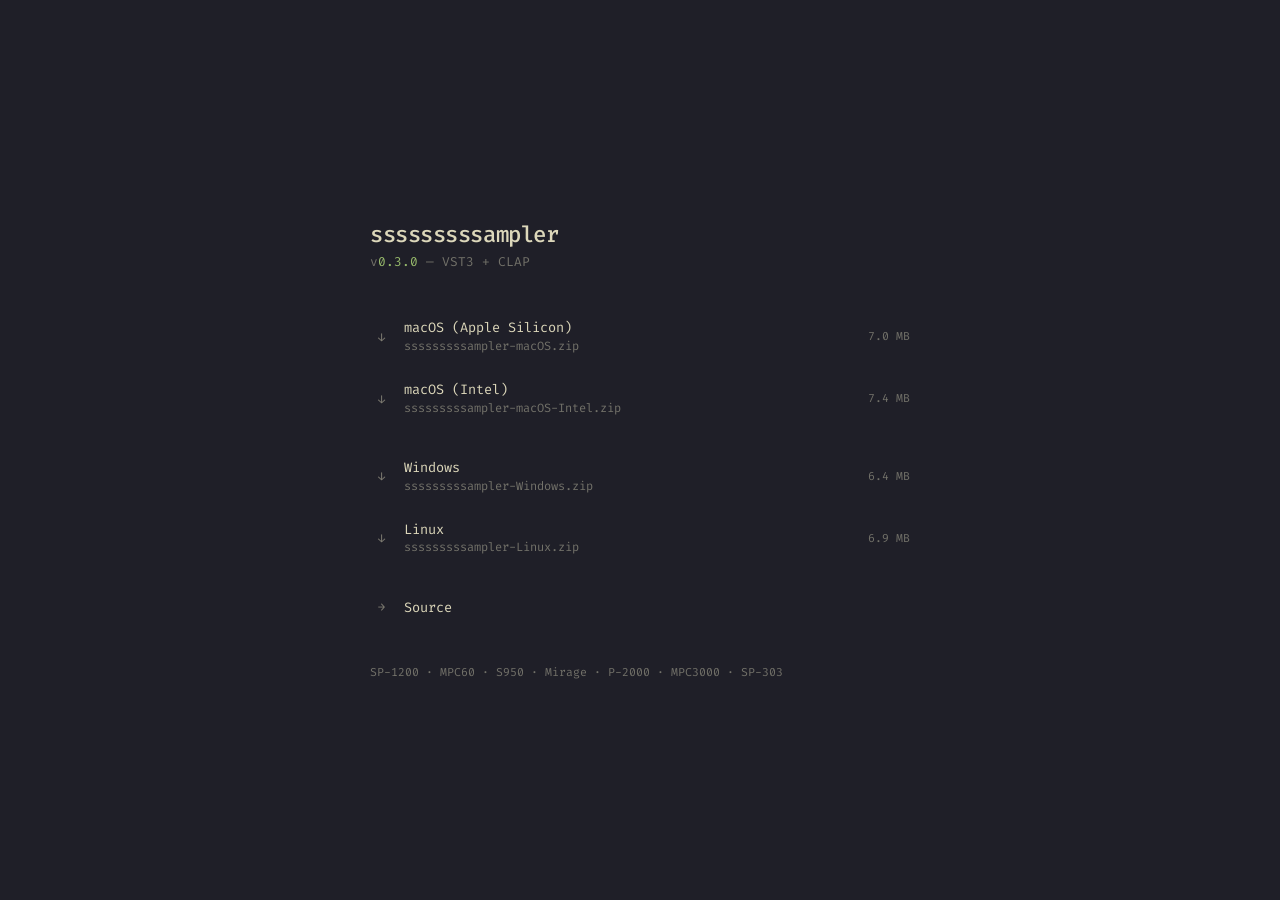
<file: site/index.html>
<!DOCTYPE html>
<html lang="en">
<head>
  <meta charset="UTF-8">
  <meta name="viewport" content="width=device-width, initial-scale=1.0">
  <title>sssssssssampler</title>
  <link rel="preconnect" href="https://fonts.googleapis.com">
  <link href="https://fonts.googleapis.com/css2?family=Fira+Code:wght@300;400;500&display=swap" rel="stylesheet">
  <style>
    :root {
      --bg:       #1f1f28;
      --bg2:      #2a2a37;
      --fg:       #dcd7ba;
      --fg-dim:   #727169;
      --blue:     #7e9cd8;
      --green:    #98bb6c;
      --red:      #e46876;
      --orange:   #ffa066;
      --purple:   #957fb8;
      --yellow:   #c0a36e;
      --border:   #363646;
    }

    * { box-sizing: border-box; margin: 0; padding: 0; }

    body {
      background: var(--bg);
      color: var(--fg);
      font-family: 'Fira Code', monospace;
      min-height: 100vh;
      display: flex;
      align-items: center;
      justify-content: center;
      padding: 2rem;
    }

    main {
      width: 100%;
      max-width: 540px;
    }

    .title {
      font-size: clamp(1.1rem, 4vw, 1.4rem);
      font-weight: 500;
      letter-spacing: -0.02em;
      color: var(--fg);
      margin-bottom: 0.25rem;
    }

    .version {
      font-size: 0.8rem;
      color: var(--fg-dim);
      margin-bottom: 2.5rem;
    }

    .version span {
      color: var(--green);
    }

    .links {
      display: flex;
      flex-direction: column;
      gap: 0.5rem;
    }

    a {
      display: flex;
      align-items: center;
      gap: 0.75rem;
      padding: 0.6rem 0;
      color: var(--fg);
      text-decoration: none;
      font-size: 0.85rem;
      transition: opacity 0.15s;
    }

    a:hover {
      opacity: 0.7;
    }

    .icon {
      font-size: 0.75rem;
      width: 1.4rem;
      text-align: center;
      flex-shrink: 0;
      opacity: 0.5;
    }

    .label { flex: 1; }
    .label small { color: var(--fg-dim); font-size: 0.75rem; display: block; margin-top: 0.1rem; }

    .size {
      color: var(--fg-dim);
      font-size: 0.72rem;
    }

    .divider {
      border: none;
      margin: 0.25rem 0;
    }

    footer {
      margin-top: 2.5rem;
      font-size: 0.72rem;
      color: var(--fg-dim);
    }

    footer a {
      display: inline;
      padding: 0;
      color: var(--blue);
      font-size: inherit;
    }

    footer a:hover {
      text-decoration: underline;
    }
  </style>
</head>
<body>
  <main>
    <div class="title">sssssssssampler</div>
    <div class="version">v<span>0.3.0</span> &mdash; VST3 + CLAP</div>

    <div class="links">

      <a class="mac" href="https://github.com/lvmh/sssssssssampler/releases/download/v0.3.0/sssssssssampler-macOS.zip">
        <span class="icon">↓</span>
        <span class="label">
          macOS (Apple Silicon)
          <small>sssssssssampler-macOS.zip</small>
        </span>
        <span class="size">7.0 MB</span>
      </a>

      <a class="intel" href="https://github.com/lvmh/sssssssssampler/releases/download/v0.3.0/sssssssssampler-macOS-Intel.zip">
        <span class="icon">↓</span>
        <span class="label">
          macOS (Intel)
          <small>sssssssssampler-macOS-Intel.zip</small>
        </span>
        <span class="size">7.4 MB</span>
      </a>

      <hr class="divider">

      <a class="win" href="https://github.com/lvmh/sssssssssampler/releases/download/v0.2.6/sssssssssampler-Windows.zip">
        <span class="icon">↓</span>
        <span class="label">
          Windows
          <small>sssssssssampler-Windows.zip</small>
        </span>
        <span class="size">6.4 MB</span>
      </a>

      <a class="linux" href="https://github.com/lvmh/sssssssssampler/releases/download/v0.2.6/sssssssssampler-Linux.zip">
        <span class="icon">↓</span>
        <span class="label">
          Linux
          <small>sssssssssampler-Linux.zip</small>
        </span>
        <span class="size">6.9 MB</span>
      </a>

      <hr class="divider">

      <a class="source" href="https://github.com/lvmh/sssssssssampler">
        <span class="icon">→</span>
        <span class="label">Source</span>
      </a>

    </div>

    <footer>
      SP-1200 &middot; MPC60 &middot; S950 &middot; Mirage &middot; P-2000 &middot; MPC3000 &middot; SP-303
    </footer>
  </main>
</body>
</html>
</file>
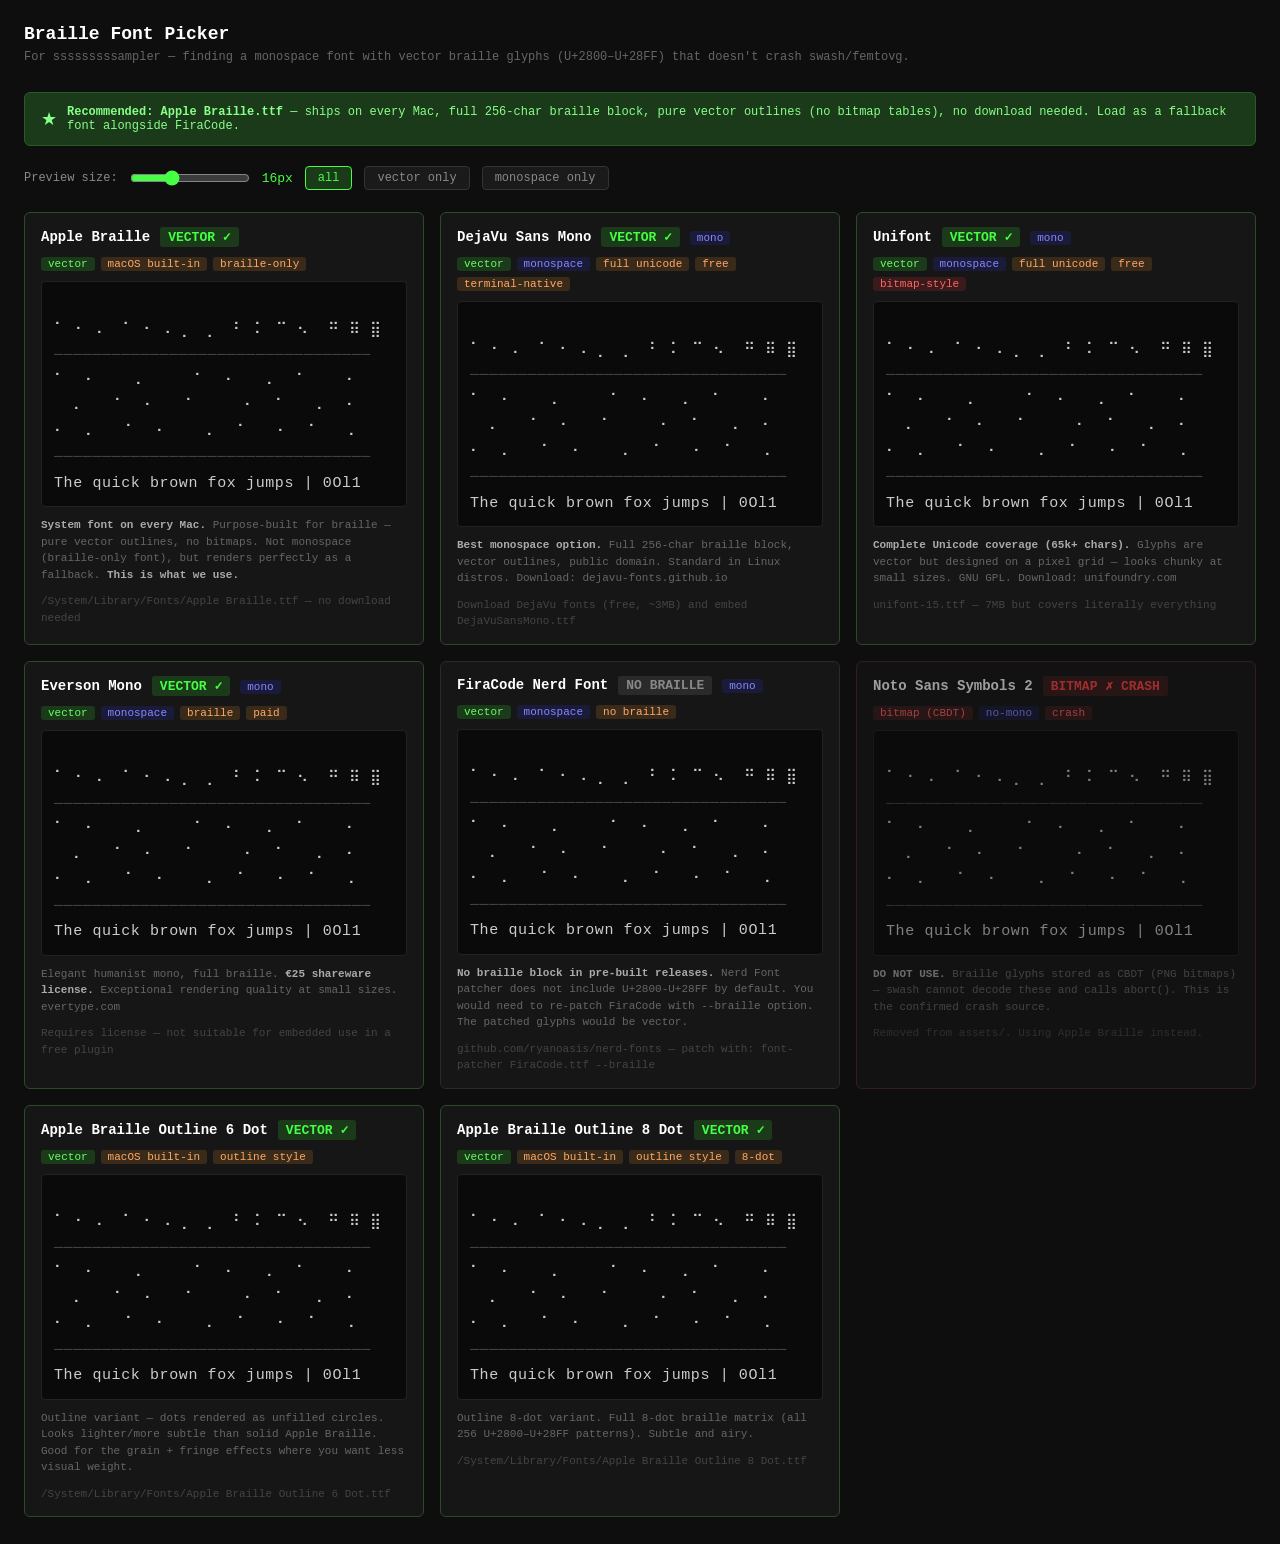
<file: docs/braille-font-picker.html>
<!DOCTYPE html>
<html lang="en">
<head>
<meta charset="UTF-8">
<title>Braille Font Picker — sssssssssampler</title>
<style>
  * { box-sizing: border-box; margin: 0; padding: 0; }
  body { background: #0e0e0e; color: #ccc; font-family: monospace; font-size: 13px; padding: 24px; }
  h1 { color: #fff; font-size: 18px; margin-bottom: 6px; }
  .subtitle { color: #666; margin-bottom: 28px; font-size: 12px; }
  .legend { display: flex; gap: 18px; margin-bottom: 20px; font-size: 11px; }
  .badge { padding: 2px 8px; border-radius: 3px; font-weight: bold; }
  .badge.ok { background: #1a3a1a; color: #4f4; }
  .badge.crash { background: #3a1a1a; color: #f44; }
  .badge.none { background: #2a2a2a; color: #888; }

  .font-grid { display: grid; grid-template-columns: repeat(auto-fill, minmax(340px, 1fr)); gap: 16px; }

  .card {
    background: #161616;
    border: 1px solid #2a2a2a;
    border-radius: 6px;
    padding: 14px 16px;
    display: flex;
    flex-direction: column;
    gap: 10px;
  }
  .card.winner { border-color: #2a4a2a; }
  .card.crash  { border-color: #4a2a2a; opacity: 0.6; }

  .card-header { display: flex; align-items: baseline; gap: 10px; }
  .font-name { color: #fff; font-size: 14px; font-weight: bold; }
  .font-meta { color: #555; font-size: 11px; margin-left: auto; }

  .tags { display: flex; gap: 6px; flex-wrap: wrap; }
  .tag { padding: 1px 7px; border-radius: 3px; font-size: 11px; background: #222; color: #888; }
  .tag.green  { background: #1a3a1a; color: #6f6; }
  .tag.red    { background: #3a1a1a; color: #f66; }
  .tag.blue   { background: #1a1a3a; color: #88f; }
  .tag.orange { background: #3a2a1a; color: #fa6; }

  .preview {
    background: #0a0a0a;
    border: 1px solid #222;
    border-radius: 4px;
    padding: 10px 12px;
    line-height: 1.7;
    font-size: 15px;
    letter-spacing: 0.04em;
    white-space: pre;
    overflow: hidden;
  }
  .preview .dim { color: #444; }

  .note { color: #666; font-size: 11px; line-height: 1.5; }
  .note strong { color: #aaa; }

  .controls { margin-bottom: 22px; display: flex; gap: 12px; align-items: center; flex-wrap: wrap; }
  .controls label { color: #888; font-size: 12px; }
  input[type=range] { accent-color: #4f4; width: 120px; }
  .size-val { color: #4f4; min-width: 30px; }
  .filter-btn {
    padding: 4px 12px; border-radius: 4px; border: 1px solid #333;
    background: #1a1a1a; color: #888; cursor: pointer; font-family: monospace; font-size: 12px;
  }
  .filter-btn.active { border-color: #4f4; color: #4f4; background: #1a3a1a; }

  .section-header { color: #666; font-size: 11px; text-transform: uppercase; letter-spacing: 0.1em;
                    margin: 24px 0 10px; border-bottom: 1px solid #222; padding-bottom: 6px; }

  .winner-callout {
    background: #1a3a1a; border: 1px solid #2a5a2a; border-radius: 6px;
    padding: 12px 16px; margin-bottom: 20px; font-size: 12px; color: #8f8;
    display: flex; align-items: center; gap: 10px;
  }
  .winner-callout .arrow { font-size: 18px; }
</style>
</head>
<body>

<h1>Braille Font Picker</h1>
<p class="subtitle">For sssssssssampler — finding a monospace font with vector braille glyphs (U+2800–U+28FF) that doesn't crash swash/femtovg.</p>

<div class="winner-callout">
  <span class="arrow">★</span>
  <span><strong>Recommended: Apple Braille.ttf</strong> — ships on every Mac, full 256-char braille block, pure vector outlines (no bitmap tables), no download needed. Load as a fallback font alongside FiraCode.</span>
</div>

<div class="controls">
  <label>Preview size:</label>
  <input type="range" id="sizeSlider" min="10" max="28" value="16">
  <span class="size-val" id="sizeVal">16px</span>
  <button class="filter-btn active" data-filter="all" onclick="setFilter('all', this)">all</button>
  <button class="filter-btn" data-filter="ok" onclick="setFilter('ok', this)">vector only</button>
  <button class="filter-btn" data-filter="mono" onclick="setFilter('mono', this)">monospace only</button>
</div>

<div class="font-grid" id="grid"></div>

<script>
// The actual braille characters we use in the effects
const SINGLE_DOTS = '⠁⠂⠄⠈⠐⠠⡀⢀';
const TWO_DOTS    = '⠃⠅⠉⠢⡁⢁⠆⠊';
const MULTI_DOTS  = '⠛⠿⡷⢿⣿⠻⡻⢻';
const SAMPLE_LINE = '⠁ ⠂ ⠄ ⠈ ⠐ ⠠ ⡀ ⢀  ⠃ ⠅ ⠉ ⠢  ⠛ ⠿ ⣿';
const ART_SAMPLE  = '⠁  ⠂    ⠄     ⠁  ⠂   ⠄  ⠁    ⠂\n  ⠄   ⠁  ⠂   ⠁     ⠂  ⠁   ⠄  ⠂\n⠂  ⠄   ⠁  ⠂    ⠄  ⠁   ⠂  ⠁   ⠄';

const fonts = [
  {
    name: 'Apple Braille',
    css: '"Apple Braille"',
    status: 'ok',
    mono: false,
    tags: ['vector', 'macOS built-in', 'braille-only'],
    note: '<strong>System font on every Mac.</strong> Purpose-built for braille — pure vector outlines, no bitmaps. Not monospace (braille-only font), but renders perfectly as a fallback. <strong>This is what we use.</strong>',
    extra: '/System/Library/Fonts/Apple Braille.ttf — no download needed',
  },
  {
    name: 'DejaVu Sans Mono',
    css: '"DejaVu Sans Mono", monospace',
    status: 'ok',
    mono: true,
    tags: ['vector', 'monospace', 'full unicode', 'free', 'terminal-native'],
    note: '<strong>Best monospace option.</strong> Full 256-char braille block, vector outlines, public domain. Standard in Linux distros. Download: dejavu-fonts.github.io',
    extra: 'Download DejaVu fonts (free, ~3MB) and embed DejaVuSansMono.ttf',
  },
  {
    name: 'Unifont',
    css: '"Unifont", monospace',
    status: 'ok',
    mono: true,
    tags: ['vector', 'monospace', 'full unicode', 'free', 'bitmap-style'],
    note: '<strong>Complete Unicode coverage (65k+ chars).</strong> Glyphs are vector but designed on a pixel grid — looks chunky at small sizes. GNU GPL. Download: unifoundry.com',
    extra: 'unifont-15.ttf — 7MB but covers literally everything',
  },
  {
    name: 'Everson Mono',
    css: '"Everson Mono", monospace',
    status: 'ok',
    mono: true,
    tags: ['vector', 'monospace', 'braille', 'paid'],
    note: 'Elegant humanist mono, full braille. <strong>€25 shareware license.</strong> Exceptional rendering quality at small sizes. evertype.com',
    extra: 'Requires license — not suitable for embedded use in a free plugin',
  },
  {
    name: 'FiraCode Nerd Font',
    css: '"FiraCode Nerd Font Mono", "FiraCode Nerd Font", monospace',
    status: 'none',
    mono: true,
    tags: ['vector', 'monospace', 'no braille'],
    note: '<strong>No braille block in pre-built releases.</strong> Nerd Font patcher does not include U+2800-U+28FF by default. You would need to re-patch FiraCode with <code>--braille</code> option. The patched glyphs would be vector.',
    extra: 'github.com/ryanoasis/nerd-fonts — patch with: font-patcher FiraCode.ttf --braille',
  },
  {
    name: 'Noto Sans Symbols 2',
    css: '"Noto Sans Symbols 2", sans-serif',
    status: 'crash',
    mono: false,
    tags: ['bitmap (CBDT)', 'no-mono', 'crash'],
    note: '<strong>DO NOT USE.</strong> Braille glyphs stored as CBDT (PNG bitmaps) — swash cannot decode these and calls abort(). This is the confirmed crash source.',
    extra: 'Removed from assets/. Using Apple Braille instead.',
  },
  {
    name: 'Apple Braille Outline 6 Dot',
    css: '"Apple Braille Outline 6 Dot"',
    status: 'ok',
    mono: false,
    tags: ['vector', 'macOS built-in', 'outline style'],
    note: 'Outline variant — dots rendered as unfilled circles. Looks lighter/more subtle than solid Apple Braille. Good for the grain + fringe effects where you want less visual weight.',
    extra: '/System/Library/Fonts/Apple Braille Outline 6 Dot.ttf',
  },
  {
    name: 'Apple Braille Outline 8 Dot',
    css: '"Apple Braille Outline 8 Dot"',
    status: 'ok',
    mono: false,
    tags: ['vector', 'macOS built-in', 'outline style', '8-dot'],
    note: 'Outline 8-dot variant. Full 8-dot braille matrix (all 256 U+2800–U+28FF patterns). Subtle and airy.',
    extra: '/System/Library/Fonts/Apple Braille Outline 8 Dot.ttf',
  },
];

let currentFilter = 'all';

function setFilter(f, btn) {
  currentFilter = f;
  document.querySelectorAll('.filter-btn').forEach(b => b.classList.remove('active'));
  btn.classList.add('active');
  render();
}

document.getElementById('sizeSlider').addEventListener('input', e => {
  document.getElementById('sizeVal').textContent = e.target.value + 'px';
  document.querySelectorAll('.preview').forEach(p => p.style.fontSize = e.target.value + 'px');
});

function statusBadge(s) {
  const map = { ok: ['VECTOR ✓', 'ok'], crash: ['BITMAP ✗ CRASH', 'crash'], none: ['NO BRAILLE', 'none'] };
  const [label, cls] = map[s];
  return `<span class="badge ${cls}">${label}</span>`;
}

function render() {
  const size = document.getElementById('sizeSlider').value;
  const grid = document.getElementById('grid');
  grid.innerHTML = '';
  fonts.filter(f => {
    if (currentFilter === 'ok') return f.status === 'ok';
    if (currentFilter === 'mono') return f.mono;
    return true;
  }).forEach(f => {
    const cls = f.status === 'ok' ? 'winner' : f.status === 'crash' ? 'crash' : '';
    const tags = f.tags.map(t => {
      const col = t.includes('vector') ? 'green' : t.includes('crash') || t.includes('bitmap') ? 'red' : t.includes('monospace') || t.includes('mono') ? 'blue' : 'orange';
      return `<span class="tag ${col}">${t}</span>`;
    }).join('');

    grid.innerHTML += `
    <div class="card ${cls}">
      <div class="card-header">
        <span class="font-name">${f.name}</span>
        ${statusBadge(f.status)}
        ${f.mono ? '<span class="tag blue">mono</span>' : ''}
      </div>
      <div class="tags">${tags}</div>
      <div class="preview" style="font-family: ${f.css}; font-size: ${size}px">
<span>${SAMPLE_LINE}</span>
<span class="dim">─────────────────────────────────</span>
<span>${ART_SAMPLE}</span>
<span class="dim">─────────────────────────────────</span>
<span>The quick brown fox jumps | 0Ol1</span></div>
      <div class="note">${f.note}</div>
      <div class="note" style="color:#444">${f.extra}</div>
    </div>`;
  });
}

render();
</script>
</body>
</html>
</file>
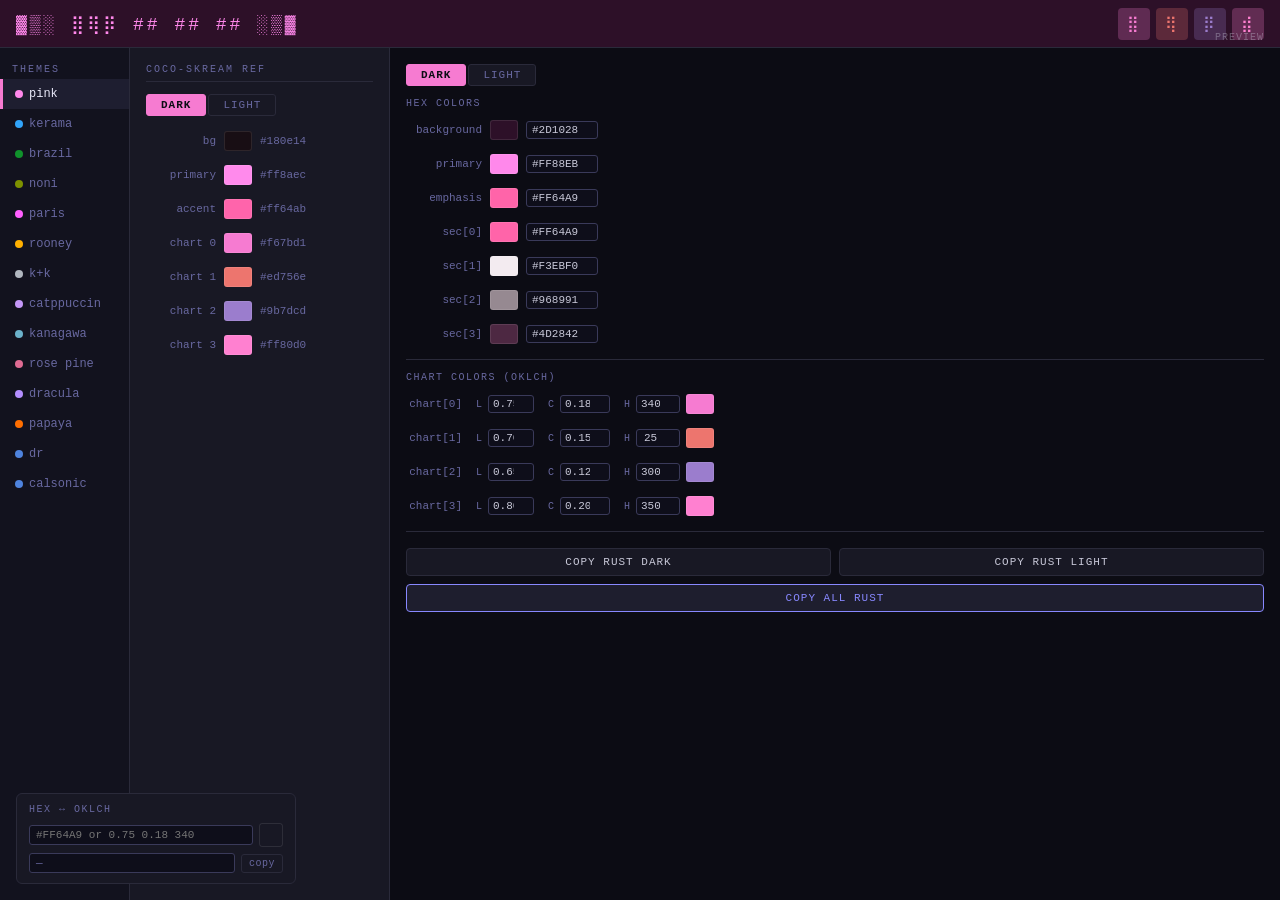
<file: docs/theme-editor.html>
<!DOCTYPE html>
<html lang="en">
<head>
<meta charset="UTF-8">
<meta name="viewport" content="width=device-width, initial-scale=1.0">
<title>sssssssssampler — Theme Editor</title>
<style>
*, *::before, *::after { box-sizing: border-box; margin: 0; padding: 0; }
:root {
  --bg: #0c0c14;
  --sidebar-bg: #12121e;
  --panel-bg: #181824;
  --border: #2a2a3a;
  --text: #c8c8d8;
  --text-dim: #6868a0;
  --text-bright: #e8e8f8;
  --input-bg: #0e0e1a;
  --input-border: #3a3a5a;
  --accent: #8888ff;
}
html, body { height: 100%; overflow: hidden; }
body {
  font-family: 'JetBrains Mono', 'Fira Code', 'Cascadia Code', 'Courier New', monospace;
  font-size: 12px;
  background: var(--bg);
  color: var(--text);
  display: flex;
  flex-direction: column;
  height: 100vh;
}

/* ── Layout ── */
#app { display: flex; flex-direction: column; height: 100vh; overflow: hidden; }

/* Preview strip */
#preview-strip {
  flex-shrink: 0;
  height: 48px;
  display: flex;
  align-items: center;
  padding: 0 16px;
  font-size: 18px;
  letter-spacing: 2px;
  border-bottom: 1px solid var(--border);
  position: relative;
  overflow: hidden;
  transition: background 0.2s;
}
#preview-ascii { flex: 1; font-size: 18px; letter-spacing: 3px; transition: color 0.2s; }
#preview-charts {
  display: flex;
  gap: 6px;
  align-items: center;
  margin-left: 16px;
}
.preview-dot {
  width: 32px;
  height: 32px;
  border-radius: 4px;
  display: flex;
  align-items: center;
  justify-content: center;
  font-size: 16px;
  transition: background 0.2s;
}
#preview-label {
  position: absolute;
  right: 16px;
  bottom: 4px;
  font-size: 10px;
  opacity: 0.4;
  letter-spacing: 1px;
  text-transform: uppercase;
}

/* Main content area */
#main { display: flex; flex: 1; overflow: hidden; }

/* Sidebar */
#sidebar {
  width: 130px;
  flex-shrink: 0;
  background: var(--sidebar-bg);
  border-right: 1px solid var(--border);
  overflow-y: auto;
  padding: 8px 0;
}
.sidebar-header {
  font-size: 10px;
  color: var(--text-dim);
  text-transform: uppercase;
  letter-spacing: 2px;
  padding: 8px 12px 4px;
}
.theme-item {
  padding: 8px 12px;
  cursor: pointer;
  border-left: 3px solid transparent;
  color: var(--text-dim);
  transition: all 0.15s;
  white-space: nowrap;
  overflow: hidden;
  text-overflow: ellipsis;
}
.theme-item:hover { background: #1a1a2e; color: var(--text); }
.theme-item.active {
  border-left-color: var(--accent);
  background: #1e1e30;
  color: var(--text-bright);
}
.theme-dot {
  display: inline-block;
  width: 8px;
  height: 8px;
  border-radius: 50%;
  margin-right: 6px;
  vertical-align: middle;
}

/* Content panels */
#content {
  flex: 1;
  display: flex;
  overflow: hidden;
}

/* Mode tabs */
.mode-tabs {
  display: flex;
  gap: 2px;
  margin-bottom: 12px;
}
.mode-tab {
  padding: 4px 14px;
  background: var(--panel-bg);
  border: 1px solid var(--border);
  color: var(--text-dim);
  cursor: pointer;
  font-family: inherit;
  font-size: 11px;
  letter-spacing: 1px;
  text-transform: uppercase;
  transition: all 0.15s;
  border-radius: 3px;
}
.mode-tab:hover { color: var(--text); border-color: var(--text-dim); }
.mode-tab.active {
  background: var(--accent);
  border-color: var(--accent);
  color: #0c0c14;
  font-weight: bold;
}

/* Left panel — coco ref */
#ref-panel {
  width: 260px;
  flex-shrink: 0;
  background: var(--panel-bg);
  border-right: 1px solid var(--border);
  overflow-y: auto;
  padding: 16px;
}
.panel-title {
  font-size: 10px;
  text-transform: uppercase;
  letter-spacing: 2px;
  color: var(--text-dim);
  margin-bottom: 12px;
  padding-bottom: 6px;
  border-bottom: 1px solid var(--border);
}

/* Right panel — sampler editor */
#editor-panel {
  flex: 1;
  overflow-y: auto;
  padding: 16px;
  background: var(--bg);
}

/* Swatch rows */
.swatch-row {
  display: flex;
  align-items: center;
  gap: 8px;
  margin-bottom: 8px;
  height: 26px;
}
.swatch-label {
  width: 70px;
  font-size: 11px;
  color: var(--text-dim);
  text-align: right;
  flex-shrink: 0;
}
.swatch-box {
  width: 28px;
  height: 20px;
  border-radius: 3px;
  border: 1px solid #ffffff18;
  flex-shrink: 0;
  display: inline-block;
}
.swatch-hex {
  font-size: 11px;
  color: var(--text-dim);
  font-family: inherit;
}

/* Editable swatch rows */
.edit-row {
  display: flex;
  align-items: center;
  gap: 8px;
  margin-bottom: 8px;
  height: 26px;
}
.edit-label {
  width: 76px;
  font-size: 11px;
  color: var(--text-dim);
  text-align: right;
  flex-shrink: 0;
}
.color-picker-wrap {
  position: relative;
  width: 28px;
  height: 20px;
  flex-shrink: 0;
}
.color-picker-wrap input[type=color] {
  position: absolute;
  inset: 0;
  width: 100%;
  height: 100%;
  opacity: 0;
  cursor: pointer;
  padding: 0;
  border: none;
}
.color-swatch-overlay {
  position: absolute;
  inset: 0;
  border-radius: 3px;
  border: 1px solid #ffffff18;
  pointer-events: none;
}
.hex-input {
  width: 72px;
  background: var(--input-bg);
  border: 1px solid var(--input-border);
  color: var(--text);
  font-family: inherit;
  font-size: 11px;
  padding: 2px 5px;
  border-radius: 3px;
  outline: none;
}
.hex-input:focus { border-color: var(--accent); }

/* Chart rows */
.chart-row {
  display: flex;
  align-items: center;
  gap: 6px;
  margin-bottom: 8px;
  height: 26px;
}
.chart-label {
  width: 56px;
  font-size: 11px;
  color: var(--text-dim);
  text-align: right;
  flex-shrink: 0;
}
.lch-label {
  font-size: 10px;
  color: var(--text-dim);
  width: 14px;
  text-align: right;
  flex-shrink: 0;
}
.lch-input {
  background: var(--input-bg);
  border: 1px solid var(--input-border);
  color: var(--text);
  font-family: inherit;
  font-size: 11px;
  padding: 2px 4px;
  border-radius: 3px;
  outline: none;
  text-align: center;
}
.lch-input:focus { border-color: var(--accent); }
.lch-input.l-input { width: 46px; }
.lch-input.c-input { width: 50px; }
.lch-input.h-input { width: 44px; }
.chart-swatch {
  width: 28px;
  height: 20px;
  border-radius: 3px;
  border: 1px solid #ffffff18;
  flex-shrink: 0;
}

/* Section separators */
.section-sep {
  height: 1px;
  background: var(--border);
  margin: 12px 0;
}
.section-label {
  font-size: 10px;
  text-transform: uppercase;
  letter-spacing: 1.5px;
  color: var(--text-dim);
  margin-bottom: 8px;
}

/* Copy buttons */
.copy-btns {
  display: flex;
  gap: 8px;
  margin-top: 16px;
}
.copy-btn {
  flex: 1;
  padding: 7px 12px;
  background: var(--panel-bg);
  border: 1px solid var(--border);
  color: var(--text);
  font-family: inherit;
  font-size: 11px;
  letter-spacing: 1px;
  text-transform: uppercase;
  cursor: pointer;
  border-radius: 4px;
  transition: all 0.15s;
}
.copy-btn:hover { border-color: var(--accent); color: var(--accent); }
.copy-btn.copied { background: var(--accent); color: #0c0c14; border-color: var(--accent); }

/* Scrollbar */
::-webkit-scrollbar { width: 6px; }
::-webkit-scrollbar-track { background: transparent; }
::-webkit-scrollbar-thumb { background: #2a2a4a; border-radius: 3px; }
::-webkit-scrollbar-thumb:hover { background: #4a4a7a; }

/* Hex ↔ OKLCH converter widget */
#converter {
  position: fixed;
  bottom: 16px;
  left: 16px;
  background: var(--panel-bg);
  border: 1px solid var(--border);
  border-radius: 6px;
  padding: 10px 12px;
  width: 280px;
  z-index: 900;
  font-size: 11px;
}
#converter .conv-title {
  font-size: 10px;
  text-transform: uppercase;
  letter-spacing: 1.5px;
  color: var(--text-dim);
  margin-bottom: 8px;
}
#converter .conv-row {
  display: flex;
  align-items: center;
  gap: 6px;
  margin-bottom: 6px;
}
#conv-in {
  flex: 1;
  background: var(--input-bg);
  border: 1px solid var(--input-border);
  color: var(--text);
  font-family: inherit;
  font-size: 11px;
  padding: 3px 6px;
  border-radius: 3px;
  outline: none;
}
#conv-in:focus { border-color: var(--accent); }
#conv-swatch {
  width: 24px;
  height: 24px;
  border-radius: 3px;
  border: 1px solid #ffffff18;
  flex-shrink: 0;
  cursor: pointer;
}
#conv-out {
  flex: 1;
  background: var(--input-bg);
  border: 1px solid var(--input-border);
  color: var(--accent);
  font-family: inherit;
  font-size: 11px;
  padding: 3px 6px;
  border-radius: 3px;
  outline: none;
  cursor: text;
  user-select: all;
}
#conv-out:empty::before { content: '—'; color: var(--text-dim); }

/* Notification toast */
#toast {
  position: fixed;
  bottom: 20px;
  right: 20px;
  background: var(--accent);
  color: #0c0c14;
  padding: 8px 16px;
  border-radius: 4px;
  font-size: 11px;
  letter-spacing: 1px;
  opacity: 0;
  transition: opacity 0.2s;
  pointer-events: none;
  z-index: 1000;
}
#toast.show { opacity: 1; }
</style>
</head>
<body>
<div id="app">
  <div id="preview-strip">
    <div id="preview-ascii">▓▒░ ⣿⢿⡿ ## ## ## ░▒▓</div>
    <div id="preview-charts">
      <div class="preview-dot" id="pc0">⣿</div>
      <div class="preview-dot" id="pc1">⢿</div>
      <div class="preview-dot" id="pc2">⡿</div>
      <div class="preview-dot" id="pc3">⣾</div>
    </div>
    <div id="preview-label">preview</div>
  </div>
  <div id="main">
    <div id="sidebar">
      <div class="sidebar-header">Themes</div>
      <div id="theme-list"></div>
    </div>
    <div id="content">
      <div id="ref-panel">
        <div class="panel-title">coco-skream ref</div>
        <div class="mode-tabs">
          <button class="mode-tab active" id="ref-dark-tab" onclick="setMode('dark')">dark</button>
          <button class="mode-tab" id="ref-light-tab" onclick="setMode('light')">light</button>
        </div>
        <div id="ref-content"></div>
      </div>
      <div id="editor-panel">
        <div id="editor-content"></div>
      </div>
    </div>
  </div>
</div>
<div id="converter">
  <div class="conv-title">hex ↔ oklch</div>
  <div class="conv-row">
    <input type="text" id="conv-in" placeholder="#FF64A9 or 0.75 0.18 340" oninput="runConvert()">
    <div id="conv-swatch"></div>
  </div>
  <div class="conv-row" style="margin-bottom:0">
    <div id="conv-out" onclick="this.focus();document.execCommand('selectAll')"></div>
    <button id="conv-copy-btn" onclick="convCopy()" style="
      background:var(--panel-bg);border:1px solid var(--border);color:var(--text-dim);
      font-family:inherit;font-size:10px;padding:3px 7px;border-radius:3px;cursor:pointer;
      flex-shrink:0;letter-spacing:0.5px;transition:all 0.15s
    " onmouseover="this.style.borderColor='var(--accent)';this.style.color='var(--accent)'"
       onmouseout="if(!this.classList.contains('copied')){this.style.borderColor='var(--border)';this.style.color='var(--text-dim)'}">
      copy
    </button>
  </div>
</div>
<div id="toast"></div>

<script>
// ── Hex to OKLCh conversion ──────────────────────────────────────────────────
function hexToOklch(hex) {
  hex = hex.trim().replace(/^#/, '');
  if (hex.length === 3) hex = hex[0]+hex[0]+hex[1]+hex[1]+hex[2]+hex[2];
  if (hex.length !== 6) return null;
  // sRGB → linear
  const fromSrgb = x => { x /= 255; return x <= 0.04045 ? x/12.92 : ((x+0.055)/1.055)**2.4; };
  const r = fromSrgb(parseInt(hex.slice(0,2),16));
  const g = fromSrgb(parseInt(hex.slice(2,4),16));
  const b = fromSrgb(parseInt(hex.slice(4,6),16));
  // linear sRGB → OKLab
  const l_ = Math.cbrt(0.4122214708*r + 0.5363325363*g + 0.0514459929*b);
  const m_ = Math.cbrt(0.2119034982*r + 0.6806995451*g + 0.1073969566*b);
  const s_ = Math.cbrt(0.0883024619*r + 0.2817188376*g + 0.6299787005*b);
  const L = 0.2104542553*l_ + 0.7936177850*m_ - 0.0040720468*s_;
  const a = 1.9779984951*l_ - 2.4285922050*m_ + 0.4505937099*s_;
  const bv= 0.0259040371*l_ + 0.7827717662*m_ - 0.8086757660*s_;
  // OKLab → OKLCh
  const C = Math.sqrt(a*a + bv*bv);
  let H = Math.atan2(bv, a) * 180 / Math.PI;
  if (H < 0) H += 360;
  return { L: Math.round(L*1000)/1000, C: Math.round(C*1000)/1000, H: Math.round(H*10)/10 };
}

// ── OKLCh to hex conversion ──────────────────────────────────────────────────
function oklchToHex(L, C, H) {
  const h = H * Math.PI / 180;
  const a = C * Math.cos(h);
  const b = C * Math.sin(h);
  const l_ = L + 0.3963377774*a + 0.2158037573*b;
  const m_ = L - 0.1055613458*a - 0.0638541728*b;
  const s_ = L - 0.0894841775*a - 1.2914855480*b;
  const l3 = l_**3, m3 = m_**3, s3 = s_**3;
  const r = Math.max(0,Math.min(1, 4.0767416621*l3 - 3.3077115913*m3 + 0.2309699292*s3));
  const g = Math.max(0,Math.min(1,-1.2684380046*l3 + 2.6097574011*m3 - 0.3413193965*s3));
  const bv= Math.max(0,Math.min(1,-0.0041960863*l3 - 0.7034186147*m3 + 1.7076147010*s3));
  const toSrgb = x => x <= 0.0031308 ? 12.92*x : 1.055*x**(1/2.4)-0.055;
  const ri = Math.round(toSrgb(r)*255), gi = Math.round(toSrgb(g)*255), bi = Math.round(toSrgb(bv)*255);
  return '#'+[ri,gi,bi].map(v=>v.toString(16).padStart(2,'0')).join('');
}

// ── Coco-skream reference data ───────────────────────────────────────────────
const COCO = {
  pink:       { dark:  {bg:[0.18,0.02,340], primary:[0.82,0.2,340], accent:[0.72,0.2,355], chart:[[0.75,0.18,340],[0.70,0.15,25],[0.65,0.12,300],[0.80,0.20,350]]},
                light: {bg:[0.99,0.005,340],primary:[0.7,0.18,340],  accent:[0.88,0.18,355],chart:[[0.7,0.18,340],[0.8,0.15,25],[0.8,0.12,300],[0.65,0.2,350]]} },
  kerama:     { dark:  {bg:[0.16,0.03,250], primary:[0.7,0.16,245],  accent:[0.5,0.14,245], chart:[[0.7,0.16,245],[0.65,0.14,230],[0.6,0.12,260],[0.75,0.15,240]]},
                light: {bg:[0.985,0.008,240],primary:[0.55,0.18,250],accent:[0.75,0.14,195],chart:[[0.55,0.18,250],[0.65,0.14,195],[0.65,0.12,260],[0.5,0.16,240]]} },
  brazil:     { dark:  {bg:[0.18,0.04,145], primary:[0.65,0.2,145],  accent:[0.85,0.18,95], chart:[[0.65,0.2,145],[0.88,0.17,95],[0.55,0.16,155],[0.75,0.2,120]]},
                light: {bg:[0.98,0.01,145], primary:[0.48,0.18,145], accent:[0.9,0.18,95],  chart:[[0.48,0.18,145],[0.88,0.17,95],[0.35,0.14,265],[0.55,0.16,145]]} },
  noni:       { dark:  {bg:[0.2,0.035,118], primary:[0.62,0.18,118], accent:[0.7,0.2,122],  chart:[[0.62,0.18,118],[0.72,0.2,122],[0.58,0.16,128],[0.55,0.14,118]]},
                light: {bg:[0.96,0.012,118],primary:[0.56,0.18,118], accent:[0.86,0.16,122],chart:[[0.56,0.18,118],[0.84,0.15,122],[0.6,0.14,128],[0.5,0.16,118]]} },
  paris:      { dark:  {bg:[0.16,0.03,328], primary:[0.8,0.28,328],  accent:[0.75,0.22,88], chart:[[0.78,0.28,328],[0.9,0.22,88],[0.6,0.18,300],[0.72,0.22,340]]},
                light: {bg:[0.99,0.008,328],primary:[0.65,0.28,328], accent:[0.88,0.2,88],  chart:[[0.65,0.28,328],[0.85,0.2,88],[0.5,0.2,300],[0.6,0.22,340]]} },
  rooney:     { dark:  {bg:[0.15,0.04,22],  primary:[0.75,0.28,22],  accent:[0.82,0.2,78],  chart:[[0.58,0.3,22],[0.82,0.2,78],[0.48,0.28,22],[0.72,0.22,35]]},
                light: {bg:[0.97,0.01,22],  primary:[0.55,0.28,22],  accent:[0.78,0.2,78],  chart:[[0.55,0.28,22],[0.78,0.2,78],[0.4,0.26,10],[0.65,0.22,32]]} },
  'k+k':      { dark:  {bg:[0.18,0.005,250],primary:[0.75,0.04,250], accent:[0.55,0.03,250],chart:[[0.78,0.06,250],[0.65,0.05,100],[0.55,0.06,280],[0.88,0.03,180]]},
                light: {bg:[0.97,0.005,250],primary:[0.35,0.015,250],accent:[0.6,0.01,250], chart:[[0.22,0.012,260],[0.4,0.01,230],[0.32,0.008,280],[0.52,0.008,250]]} },
  catppuccin: { dark:  {bg:[0.2,0.03,305],  primary:[0.78,0.14,305], accent:[0.72,0.15,265],chart:[[0.76,0.14,305],[0.75,0.13,265],[0.7,0.14,190],[0.74,0.15,130]]},
                light: {bg:[0.97,0.01,300], primary:[0.55,0.24,300], accent:[0.65,0.22,258],chart:[[0.35,0.26,300],[0.45,0.24,258],[0.4,0.2,180],[0.52,0.18,145]]} },
  kanagawa:   { dark:  {bg:[0.18,0.04,248], primary:[0.68,0.2,248],  accent:[0.72,0.2,80],  chart:[[0.65,0.22,222],[0.76,0.24,80],[0.6,0.2,200],[0.72,0.22,55]]},
                light: {bg:[0.92,0.03,248], primary:[0.45,0.18,222], accent:[0.62,0.2,80],  chart:[[0.35,0.18,222],[0.48,0.26,72],[0.4,0.18,148],[0.5,0.2,8]]} },
  'rose pine':{ dark:  {bg:[0.18,0.02,340], primary:[0.72,0.24,0],   accent:[0.72,0.22,300],chart:[[0.62,0.26,0],[0.68,0.24,300],[0.58,0.22,20],[0.65,0.2,332]]},
                light: {bg:[0.95,0.02,340], primary:[0.52,0.2,5],    accent:[0.58,0.2,295], chart:[[0.36,0.18,5],[0.42,0.22,295],[0.4,0.14,195],[0.52,0.2,80]]} },
  dracula:    { dark:  {bg:[0.2,0.02,295],  primary:[0.78,0.18,295], accent:[0.72,0.22,340],chart:[[0.74,0.18,295],[0.72,0.22,340],[0.72,0.18,170],[0.78,0.15,75]]},
                light: {bg:[0.97,0.01,295], primary:[0.5,0.24,295],  accent:[0.55,0.26,340],chart:[[0.34,0.26,295],[0.45,0.28,340],[0.4,0.22,170],[0.52,0.18,290]]} },
  papaya:     { dark:  {bg:[0.12,0.005,50], primary:[0.68,0.28,50],  accent:[0.75,0.24,35], chart:[[0.65,0.28,50],[0.75,0.24,35],[0.7,0.22,68],[0.58,0.3,42]]},
                light: {bg:[0.97,0.01,50],  primary:[0.5,0.26,42],   accent:[0.6,0.22,60],  chart:[[0.38,0.26,42],[0.52,0.28,60],[0.3,0.05,50],[0.55,0.22,55]]} },
  dr:         { dark:  {bg:[0.16,0.04,264], primary:[0.65,0.24,264], accent:[0.6,0.22,22],  chart:[[0.6,0.26,264],[0.56,0.24,22],[0.65,0.24,240],[0.68,0.22,32]]},
                light: {bg:[0.97,0.01,264], primary:[0.42,0.22,264], accent:[0.5,0.2,22],   chart:[[0.3,0.26,264],[0.4,0.28,22],[0.36,0.24,242],[0.5,0.22,38]]} },
  calsonic:   { dark:  {bg:[0.16,0.04,258], primary:[0.65,0.24,258], accent:[0.65,0.22,20], chart:[[0.6,0.26,258],[0.68,0.24,20],[0.65,0.24,240],[0.65,0.22,38]]},
                light: {bg:[0.97,0.01,258], primary:[0.42,0.2,258],  accent:[0.55,0.22,18], chart:[[0.3,0.22,258],[0.46,0.24,18],[0.36,0.2,240],[0.52,0.18,32]]} },
};

// ── Sampler current palette data ─────────────────────────────────────────────
const SAMPLER = {
  pink: {
    dark:  {bg:'#2D1028',primary:'#FF88EB',emphasis:'#FF64A9',sec:['#FF64A9','#F3EBF0','#968991','#4D2842'],chart:[[0.75,0.18,340],[0.70,0.15,25],[0.65,0.12,300],[0.80,0.20,350]]},
    light: {bg:'#FAEEF6',primary:'#B5007A',emphasis:'#8B0057',sec:['#8B0057','#2C2329','#796C74','#D098B8'],chart:[[0.38,0.22,340],[0.52,0.26,310],[0.45,0.20,358],[0.58,0.15,325]]}
  },
  kerama: {
    dark:  {bg:'#0E1830',primary:'#31A4FA',emphasis:'#0067AB',sec:['#0067AB','#D9E5F0','#71889B','#283858'],chart:[[0.65,0.26,250],[0.68,0.24,195],[0.73,0.20,225],[0.60,0.26,270]]},
    light: {bg:'#E0EEF8',primary:'#004DA8',emphasis:'#007BA0',sec:['#007BA0','#10202C','#526578','#90B0D8'],chart:[[0.32,0.24,250],[0.48,0.22,195],[0.40,0.20,270],[0.55,0.18,215]]}
  },
  brazil: {
    dark:  {bg:'#0C1030',primary:'#10922C',emphasis:'#FFDA24',sec:['#FFDA24','#DBE7DB','#839283','#283858'],chart:[[0.65,0.28,145],[0.88,0.20,92],[0.60,0.26,158],[0.76,0.24,112]]},
    light: {bg:'#DEF0DE',primary:'#005A00',emphasis:'#D4B000',sec:['#D4B000','#1A202C','#586379','#88C888'],chart:[[0.35,0.22,145],[0.55,0.28,88],[0.42,0.18,162],[0.52,0.20,130]]}
  },
  noni: {
    dark:  {bg:'#151805',primary:'#7D9100',emphasis:'#99B741',sec:['#99B741','#DBDFCD','#828968','#3F4720'],chart:[[0.68,0.28,118],[0.76,0.26,122],[0.62,0.24,135],[0.82,0.20,100]]},
    light: {bg:'#D0D8B8',primary:'#6C7E00',emphasis:'#BEE05F',sec:['#BEE05F','#33391D','#53593B','#283010'],chart:[[0.33,0.20,118],[0.50,0.26,105],[0.40,0.18,135],[0.55,0.16,118]]}
  },
  paris: {
    dark:  {bg:'#1A0818',primary:'#FF5FFF',emphasis:'#FFC273',sec:['#FFC273','#F2EBF1','#8F7E8D','#482840'],chart:[[0.78,0.28,328],[0.90,0.22,88],[0.60,0.18,300],[0.72,0.22,340]]},
    light: {bg:'#F8EEFF',primary:'#A800B0',emphasis:'#6B0097',sec:['#6B0097','#1A0D1C','#726270','#D098C0'],chart:[[0.36,0.28,328],[0.50,0.22,295],[0.42,0.26,350],[0.58,0.18,315]]}
  },
  rooney: {
    dark:  {bg:'#140001',primary:'#FFB000',emphasis:'#FFAD00',sec:['#FFAD00','#FBF2F1','#996C69','#4C1013'],chart:[[0.58,0.30,22],[0.82,0.20,78],[0.48,0.28,22],[0.72,0.22,35]]},
    light: {bg:'#F5E8E4',primary:'#A00000',emphasis:'#C07000',sec:['#C07000','#1E0C0C','#825D5C','#D08878'],chart:[[0.34,0.28,22],[0.50,0.24,45],[0.40,0.26,10],[0.55,0.22,32]]}
  },
  'k+k': {
    dark:  {bg:'#1A1A20',primary:'#B0B6BF',emphasis:'#33363A',sec:['#33363A','#E6EAF1','#7B7F85','#383840'],chart:[[0.78,0.06,250],[0.65,0.05,100],[0.55,0.06,280],[0.88,0.03,180]]},
    light: {bg:'#ECEEF2',primary:'#282D34',emphasis:'#C0C4CC',sec:['#C0C4CC','#16181C','#6D7176','#C0C0C8'],chart:[[0.22,0.012,260],[0.40,0.010,230],[0.32,0.008,280],[0.52,0.008,250]]}
  },
  catppuccin: {
    dark:  {bg:'#1E1028',primary:'#C497F7',emphasis:'#84AAFF',sec:['#84AAFF','#C2D3F5','#90A0C0','#382850'],chart:[[0.76,0.14,305],[0.75,0.13,265],[0.70,0.14,190],[0.74,0.15,130]]},
    light: {bg:'#E6E9F0',primary:'#7F00CC',emphasis:'#1E66F5',sec:['#1E66F5','#3C3F5A','#6A738B','#A088C0'],chart:[[0.35,0.26,300],[0.45,0.24,258],[0.40,0.20,180],[0.52,0.18,145]]}
  },
  kanagawa: {
    dark:  {bg:'#101828',primary:'#6BB1CA',emphasis:'#DD9700',sec:['#DD9700','#E4D5B1','#6C6151','#282038'],chart:[[0.65,0.22,222],[0.76,0.24,80],[0.60,0.20,200],[0.72,0.22,55]]},
    light: {bg:'#D5C4A1',primary:'#1A5E72',emphasis:'#AA6C00',sec:['#AA6C00','#3A3A4A','#6B5E48','#A89868'],chart:[[0.35,0.18,222],[0.48,0.26,72],[0.40,0.18,148],[0.50,0.20,8]]}
  },
  'rose pine': {
    dark:  {bg:'#10101C',primary:'#DF6B93',emphasis:'#C1A2E7',sec:['#C1A2E7','#DCDDFF','#635883','#302838'],chart:[[0.62,0.26,0],[0.68,0.24,300],[0.58,0.22,20],[0.65,0.20,332]]},
    light: {bg:'#EEE4D4',primary:'#8B2252',emphasis:'#5C3F87',sec:['#5C3F87','#3A3049','#89839D','#C8B898'],chart:[[0.36,0.18,5],[0.42,0.22,295],[0.40,0.14,195],[0.52,0.20,80]]}
  },
  dracula: {
    dark:  {bg:'#1C1828',primary:'#B38EFF',emphasis:'#F860CD',sec:['#F860CD','#F8F6FE','#48619A','#382848'],chart:[[0.74,0.18,295],[0.72,0.22,340],[0.72,0.18,170],[0.78,0.15,75]]},
    light: {bg:'#E8E4F5',primary:'#6020C0',emphasis:'#CC0088',sec:['#CC0088','#1A1B28','#48619A','#B098C8'],chart:[[0.34,0.26,295],[0.45,0.28,340],[0.40,0.22,170],[0.52,0.18,290]]}
  },
  papaya: {
    dark:  {bg:'#0C0C0C',primary:'#FF6E00',emphasis:'#FF9736',sec:['#FF9736','#EFEDEA','#7F7F7F','#2C2C2C'],chart:[[0.65,0.28,50],[0.75,0.24,35],[0.70,0.22,68],[0.58,0.30,42]]},
    light: {bg:'#F0EAE0',primary:'#C04800',emphasis:'#A03000',sec:['#A03000','#0C0C0C','#5D5D5D','#D0C8B8'],chart:[[0.38,0.26,42],[0.52,0.28,60],[0.30,0.05,50],[0.55,0.22,55]]}
  },
  dr: {
    dark:  {bg:'#101840',primary:'#4E83DE',emphasis:'#DB898B',sec:['#DB898B','#D0D8F0','#6878A0','#283060'],chart:[[0.60,0.26,264],[0.56,0.24,22],[0.65,0.24,240],[0.68,0.22,32]]},
    light: {bg:'#D8E8F8',primary:'#1840A0',emphasis:'#A02020',sec:['#A02020','#080820','#486090','#98A8C8'],chart:[[0.30,0.26,264],[0.40,0.28,22],[0.36,0.24,242],[0.50,0.22,38]]}
  },
  calsonic: {
    dark:  {bg:'#101838',primary:'#4E83DE',emphasis:'#DB898B',sec:['#DB898B','#F1F1F1','#67788D','#283058'],chart:[[0.60,0.26,258],[0.68,0.24,20],[0.65,0.24,240],[0.65,0.22,38]]},
    light: {bg:'#D0DFEE',primary:'#1A4A9A',emphasis:'#A04040',sec:['#A04040','#001830','#54698A','#98A8C8'],chart:[[0.30,0.22,258],[0.46,0.24,18],[0.36,0.20,240],[0.52,0.18,32]]}
  },
};

const THEMES = ['pink','kerama','brazil','noni','paris','rooney','k+k','catppuccin','kanagawa','rose pine','dracula','papaya','dr','calsonic'];

// Map theme key to Rust function name
function rustName(key) {
  if (key === 'k+k') return 'kk';
  if (key === 'rose pine') return 'rosepine';
  if (key === 'dr') return 'dominican';
  return key.toLowerCase().replace(/[^a-z0-9]/g,'');
}

// ── State ─────────────────────────────────────────────────────────────────────
const state = {
  theme: 'pink',
  mode: 'dark',
  edits: {}  // keyed by "theme|mode|slot" -> value
};

function editKey(theme, mode, slot) { return `${theme}|${mode}|${slot}`; }

function getVal(theme, mode, slot) {
  const k = editKey(theme, mode, slot);
  if (state.edits[k] !== undefined) return state.edits[k];
  const d = SAMPLER[theme][mode];
  if (slot === 'bg') return d.bg;
  if (slot === 'primary') return d.primary;
  if (slot === 'emphasis') return d.emphasis;
  if (slot.startsWith('sec')) return d.sec[parseInt(slot.slice(3))];
  if (slot.startsWith('chart')) {
    const i = parseInt(slot.slice(5));
    return d.chart[i]; // returns [L,C,H]
  }
  return null;
}

function setVal(theme, mode, slot, val) {
  state.edits[editKey(theme, mode, slot)] = val;
}

// ── Hex input <-> color picker sync helper ────────────────────────────────────
function normalizeHex(h) {
  h = h.trim().replace(/^#/,'');
  if (h.length === 3) h = h[0]+h[0]+h[1]+h[1]+h[2]+h[2];
  if (h.length !== 6) return null;
  if (!/^[0-9a-fA-F]{6}$/.test(h)) return null;
  return '#' + h.toUpperCase();
}

// ── Build sidebar ─────────────────────────────────────────────────────────────
function buildSidebar() {
  const list = document.getElementById('theme-list');
  list.innerHTML = '';
  for (const t of THEMES) {
    const item = document.createElement('div');
    item.className = 'theme-item' + (t === state.theme ? ' active' : '');
    item.dataset.theme = t;
    // Get primary color for dot
    const col = getVal(t, 'dark', 'primary');
    const dot = `<span class="theme-dot" style="background:${col}"></span>`;
    item.innerHTML = dot + t;
    item.onclick = () => { state.theme = t; render(); };
    list.appendChild(item);
  }
}

// ── Build coco reference panel ────────────────────────────────────────────────
function buildRefPanel() {
  const ref = COCO[state.theme];
  if (!ref) return;
  const d = ref[state.mode];
  const container = document.getElementById('ref-content');

  const rows = [
    ['bg',      d.bg],
    ['primary', d.primary],
    ['accent',  d.accent],
    ['chart 0', d.chart[0]],
    ['chart 1', d.chart[1]],
    ['chart 2', d.chart[2]],
    ['chart 3', d.chart[3]],
  ];

  let html = '';
  for (const [label, lch] of rows) {
    const hex = oklchToHex(...lch);
    html += `<div class="swatch-row">
      <span class="swatch-label">${label}</span>
      <span class="swatch-box" style="background:${hex}"></span>
      <span class="swatch-hex">${hex}</span>
    </div>`;
  }
  container.innerHTML = html;
}

// ── Build editor panel ────────────────────────────────────────────────────────
function buildEditorPanel() {
  const t = state.theme;
  const m = state.mode;
  const container = document.getElementById('editor-content');

  const hexSlots = [
    ['bg',       'background'],
    ['primary',  'primary'],
    ['emphasis', 'emphasis'],
    ['sec0',     'sec[0]'],
    ['sec1',     'sec[1]'],
    ['sec2',     'sec[2]'],
    ['sec3',     'sec[3]'],
  ];

  let html = `<div class="mode-tabs">
    <button class="mode-tab ${m==='dark'?'active':''}" onclick="setMode('dark')">dark</button>
    <button class="mode-tab ${m==='light'?'active':''}" onclick="setMode('light')">light</button>
  </div>`;

  html += `<div class="section-label">hex colors</div>`;

  for (const [slot, label] of hexSlots) {
    const val = getVal(t, m, slot);
    const hex = (typeof val === 'string') ? val : '#000000';
    html += `<div class="edit-row" id="row-${slot}">
      <span class="edit-label">${label}</span>
      <div class="color-picker-wrap">
        <input type="color" id="cp-${slot}" value="${hex.toLowerCase()}"
          oninput="onColorPick('${slot}', this.value)"
          onchange="onColorPick('${slot}', this.value)">
        <div class="color-swatch-overlay" id="cs-${slot}" style="background:${hex}"></div>
      </div>
      <input type="text" class="hex-input" id="hi-${slot}" value="${hex.toUpperCase()}"
        maxlength="7"
        oninput="onHexInput('${slot}', this.value)"
        onchange="onHexInput('${slot}', this.value)">
    </div>`;
  }

  html += `<div class="section-sep"></div>`;
  html += `<div class="section-label">chart colors (oklch)</div>`;

  for (let i = 0; i < 4; i++) {
    const slot = `chart${i}`;
    const val = getVal(t, m, slot); // [L, C, H]
    const [L, C, H] = val;
    const hex = oklchToHex(L, C, H);
    html += `<div class="chart-row" id="crow-${i}">
      <span class="chart-label">chart[${i}]</span>
      <span class="lch-label">L</span>
      <input type="number" class="lch-input l-input" id="cl-${i}" value="${L.toFixed(2)}"
        min="0" max="1" step="0.01" oninput="onLCH(${i})" onchange="onLCH(${i})"
        onpaste="onLCHPaste(event,${i})">
      <span class="lch-label">C</span>
      <input type="number" class="lch-input c-input" id="cc-${i}" value="${C.toFixed(3)}"
        min="0" max="0.4" step="0.005" oninput="onLCH(${i})" onchange="onLCH(${i})"
        onpaste="onLCHPaste(event,${i})">
      <span class="lch-label">H</span>
      <input type="number" class="lch-input h-input" id="ch-${i}" value="${Math.round(H)}"
        min="0" max="360" step="1" oninput="onLCH(${i})" onchange="onLCH(${i})"
        onpaste="onLCHPaste(event,${i})">
      <div class="chart-swatch" id="csw-${i}" style="background:${hex}"></div>
    </div>`;
  }

  html += `<div class="section-sep"></div>`;
  html += `<div class="copy-btns">
    <button class="copy-btn" id="btn-copy-dark" onclick="copyRust('dark')">Copy Rust dark</button>
    <button class="copy-btn" id="btn-copy-light" onclick="copyRust('light')">Copy Rust light</button>
  </div>`;
  html += `<div class="copy-btns" style="margin-top:8px">
    <button class="copy-btn" id="btn-copy-all" onclick="copyAllRust()" style="background:#1e1e2e;border-color:#8888ff;color:#8888ff">Copy ALL Rust</button>
  </div>`;

  container.innerHTML = html;
}

// ── Update preview strip ──────────────────────────────────────────────────────
function updatePreview() {
  const t = state.theme;
  const m = state.mode;
  const bg = getVal(t, m, 'bg');
  const primary = getVal(t, m, 'primary');
  const charts = [0,1,2,3].map(i => {
    const [L,C,H] = getVal(t, m, `chart${i}`);
    return oklchToHex(L, C, H);
  });

  const strip = document.getElementById('preview-strip');
  strip.style.background = bg;
  document.getElementById('preview-ascii').style.color = primary;

  for (let i = 0; i < 4; i++) {
    const el = document.getElementById(`pc${i}`);
    el.style.background = charts[i] + '40';
    el.style.color = charts[i];
  }

  // Update CSS accent to chart0
  document.documentElement.style.setProperty('--accent', charts[0]);
}

// ── Mode switch ───────────────────────────────────────────────────────────────
function setMode(mode) {
  state.mode = mode;
  render();
}

// ── Color picker event handlers ───────────────────────────────────────────────
function onColorPick(slot, value) {
  const hex = normalizeHex(value);
  if (!hex) return;
  setVal(state.theme, state.mode, slot, hex);
  // Sync hex input
  const hi = document.getElementById(`hi-${slot}`);
  if (hi && document.activeElement !== hi) hi.value = hex;
  // Update swatch overlay
  const cs = document.getElementById(`cs-${slot}`);
  if (cs) cs.style.background = hex;
  updatePreview();
  updateSidebarDot();
}

function onHexInput(slot, value) {
  const hex = normalizeHex(value);
  if (!hex) return;
  setVal(state.theme, state.mode, slot, hex);
  // Sync color picker
  const cp = document.getElementById(`cp-${slot}`);
  if (cp) cp.value = hex.toLowerCase();
  // Update swatch overlay
  const cs = document.getElementById(`cs-${slot}`);
  if (cs) cs.style.background = hex;
  updatePreview();
  updateSidebarDot();
}

function onLCHPaste(e, i) {
  const text = (e.clipboardData || window.clipboardData).getData('text').trim();
  const nums = text.split(/[\s,]+/).map(Number).filter(v => !isNaN(v));
  if (nums.length !== 3) return; // let default paste handle it
  e.preventDefault();
  const [L, C, H] = nums;
  document.getElementById(`cl-${i}`).value = L;
  document.getElementById(`cc-${i}`).value = C;
  document.getElementById(`ch-${i}`).value = H;
  setVal(state.theme, state.mode, `chart${i}`, [L, C, H]);
  const hex = oklchToHex(L, C, H);
  const sw = document.getElementById(`csw-${i}`);
  if (sw) sw.style.background = hex;
  updatePreview();
}

function onLCH(i) {
  const L = parseFloat(document.getElementById(`cl-${i}`).value) || 0;
  const C = parseFloat(document.getElementById(`cc-${i}`).value) || 0;
  const H = parseFloat(document.getElementById(`ch-${i}`).value) || 0;
  setVal(state.theme, state.mode, `chart${i}`, [L, C, H]);
  const hex = oklchToHex(L, C, H);
  const sw = document.getElementById(`csw-${i}`);
  if (sw) sw.style.background = hex;
  updatePreview();
}

function updateSidebarDot() {
  const item = document.querySelector(`.theme-item[data-theme="${CSS.escape(state.theme)}"]`);
  if (!item) return;
  const col = getVal(state.theme, 'dark', 'primary');
  const dot = item.querySelector('.theme-dot');
  if (dot) dot.style.background = col;
}

// ── Rust code generation ──────────────────────────────────────────────────────
function genRustFn(theme, mode) {
  const t = theme;
  const m = mode;
  const name = rustName(t);
  const fnName = `${name}_${m}`;

  const bg       = getVal(t, m, 'bg').replace('#','').toUpperCase();
  const primary  = getVal(t, m, 'primary').replace('#','').toUpperCase();
  const emphasis = getVal(t, m, 'emphasis').replace('#','').toUpperCase();
  const sec0     = getVal(t, m, 'sec0').replace('#','').toUpperCase();
  const sec1     = getVal(t, m, 'sec1').replace('#','').toUpperCase();
  const sec2     = getVal(t, m, 'sec2').replace('#','').toUpperCase();
  const sec3     = getVal(t, m, 'sec3').replace('#','').toUpperCase();

  const charts = [0,1,2,3].map(i => {
    const [L,C,H] = getVal(t, m, `chart${i}`);
    return `        oklch_to_color(${L.toFixed(2)}, ${C.toFixed(3)}, ${parseFloat(H.toFixed(1))}),`;
  });

  return `    fn ${fnName}() -> Self {
        let chart = [
${charts.join('\n')}
        ];
        Self::build(0x${bg}, 0x${primary}, 0x${emphasis}, 0x${sec0}, 0x${sec1}, 0x${sec2}, 0x${sec3}, chart)
    }`;
}

function copyRust(mode) {
  const t = state.theme;
  const code = genRustFn(t, mode);
  navigator.clipboard.writeText(code).then(() => {
    showToast(`Copied ${rustName(t)}_${mode}() to clipboard`);
    const btn = document.getElementById(`btn-copy-${mode}`);
    if (btn) {
      btn.classList.add('copied');
      btn.textContent = 'Copied!';
      setTimeout(() => {
        btn.classList.remove('copied');
        btn.textContent = `Copy Rust ${mode}`;
      }, 1500);
    }
  }).catch(() => {
    // Fallback
    const ta = document.createElement('textarea');
    ta.value = code;
    ta.style.position = 'fixed';
    ta.style.opacity = '0';
    document.body.appendChild(ta);
    ta.select();
    document.execCommand('copy');
    document.body.removeChild(ta);
    showToast(`Copied ${rustName(t)}_${mode}() to clipboard`);
  });
}

function copyAllRust() {
  const sections = [];
  for (const t of THEMES) {
    sections.push(genRustFn(t, 'dark'));
    sections.push(genRustFn(t, 'light'));
  }
  const code = sections.join('\n\n');
  const copy = text => {
    if (navigator.clipboard) {
      return navigator.clipboard.writeText(text);
    }
    const ta = document.createElement('textarea');
    ta.value = text;
    ta.style.position = 'fixed';
    ta.style.opacity = '0';
    document.body.appendChild(ta);
    ta.select();
    document.execCommand('copy');
    document.body.removeChild(ta);
    return Promise.resolve();
  };
  copy(code).then(() => {
    showToast('Copied all 28 palette functions to clipboard');
    const btn = document.getElementById('btn-copy-all');
    if (btn) {
      btn.classList.add('copied');
      btn.textContent = 'All Copied!';
      setTimeout(() => {
        btn.classList.remove('copied');
        btn.textContent = 'Copy ALL Rust';
      }, 1500);
    }
  }).catch(() => showToast('Copy failed — try again'));
}

// ── Toast notification ────────────────────────────────────────────────────────
let toastTimer = null;
function showToast(msg) {
  const el = document.getElementById('toast');
  el.textContent = msg;
  el.classList.add('show');
  if (toastTimer) clearTimeout(toastTimer);
  toastTimer = setTimeout(() => el.classList.remove('show'), 2500);
}

// ── Main render ───────────────────────────────────────────────────────────────
function render() {
  buildSidebar();
  buildRefPanel();
  buildEditorPanel();
  updatePreview();

  // Update ref mode tabs
  document.getElementById('ref-dark-tab').className = 'mode-tab' + (state.mode==='dark'?' active':'');
  document.getElementById('ref-light-tab').className = 'mode-tab' + (state.mode==='light'?' active':'');
}

// ── Converter copy button ─────────────────────────────────────────────────────
function convCopy() {
  const text = document.getElementById('conv-out').textContent.trim();
  if (!text) return;
  const btn = document.getElementById('conv-copy-btn');
  navigator.clipboard.writeText(text).catch(() => {
    const ta = document.createElement('textarea');
    ta.value = text; ta.style.position='fixed'; ta.style.opacity='0';
    document.body.appendChild(ta); ta.select(); document.execCommand('copy');
    document.body.removeChild(ta);
  });
  btn.textContent = '✓';
  btn.classList.add('copied');
  btn.style.borderColor = 'var(--accent)';
  btn.style.color = 'var(--accent)';
  setTimeout(() => {
    btn.textContent = 'copy';
    btn.classList.remove('copied');
    btn.style.borderColor = 'var(--border)';
    btn.style.color = 'var(--text-dim)';
  }, 1200);
}

// ── Hex ↔ OKLCH converter ─────────────────────────────────────────────────────
function runConvert() {
  const raw = document.getElementById('conv-in').value.trim();
  const sw  = document.getElementById('conv-swatch');
  const out = document.getElementById('conv-out');

  // Try to parse as LCH string: "L C H" or "L, C, H" (3 numbers)
  const nums = raw.split(/[\s,]+/).map(Number).filter(v => !isNaN(v) && raw.trim() !== '');
  if (nums.length === 3 && !raw.startsWith('#') && !/^[0-9a-fA-F]{6}$/.test(raw)) {
    const [L, C, H] = nums;
    const hex = oklchToHex(L, C, H);
    sw.style.background = hex;
    out.textContent = hex.toUpperCase();
    return;
  }

  // Try hex
  const hex = normalizeHex(raw);
  if (!hex) {
    sw.style.background = 'transparent';
    out.textContent = '';
    return;
  }
  sw.style.background = hex;
  const r = hexToOklch(hex);
  if (!r) { out.textContent = ''; return; }
  out.textContent = `${r.L}  ${r.C}  ${r.H}`;
}

// ── Init ──────────────────────────────────────────────────────────────────────
render();
</script>
</body>
</html>
</file>
